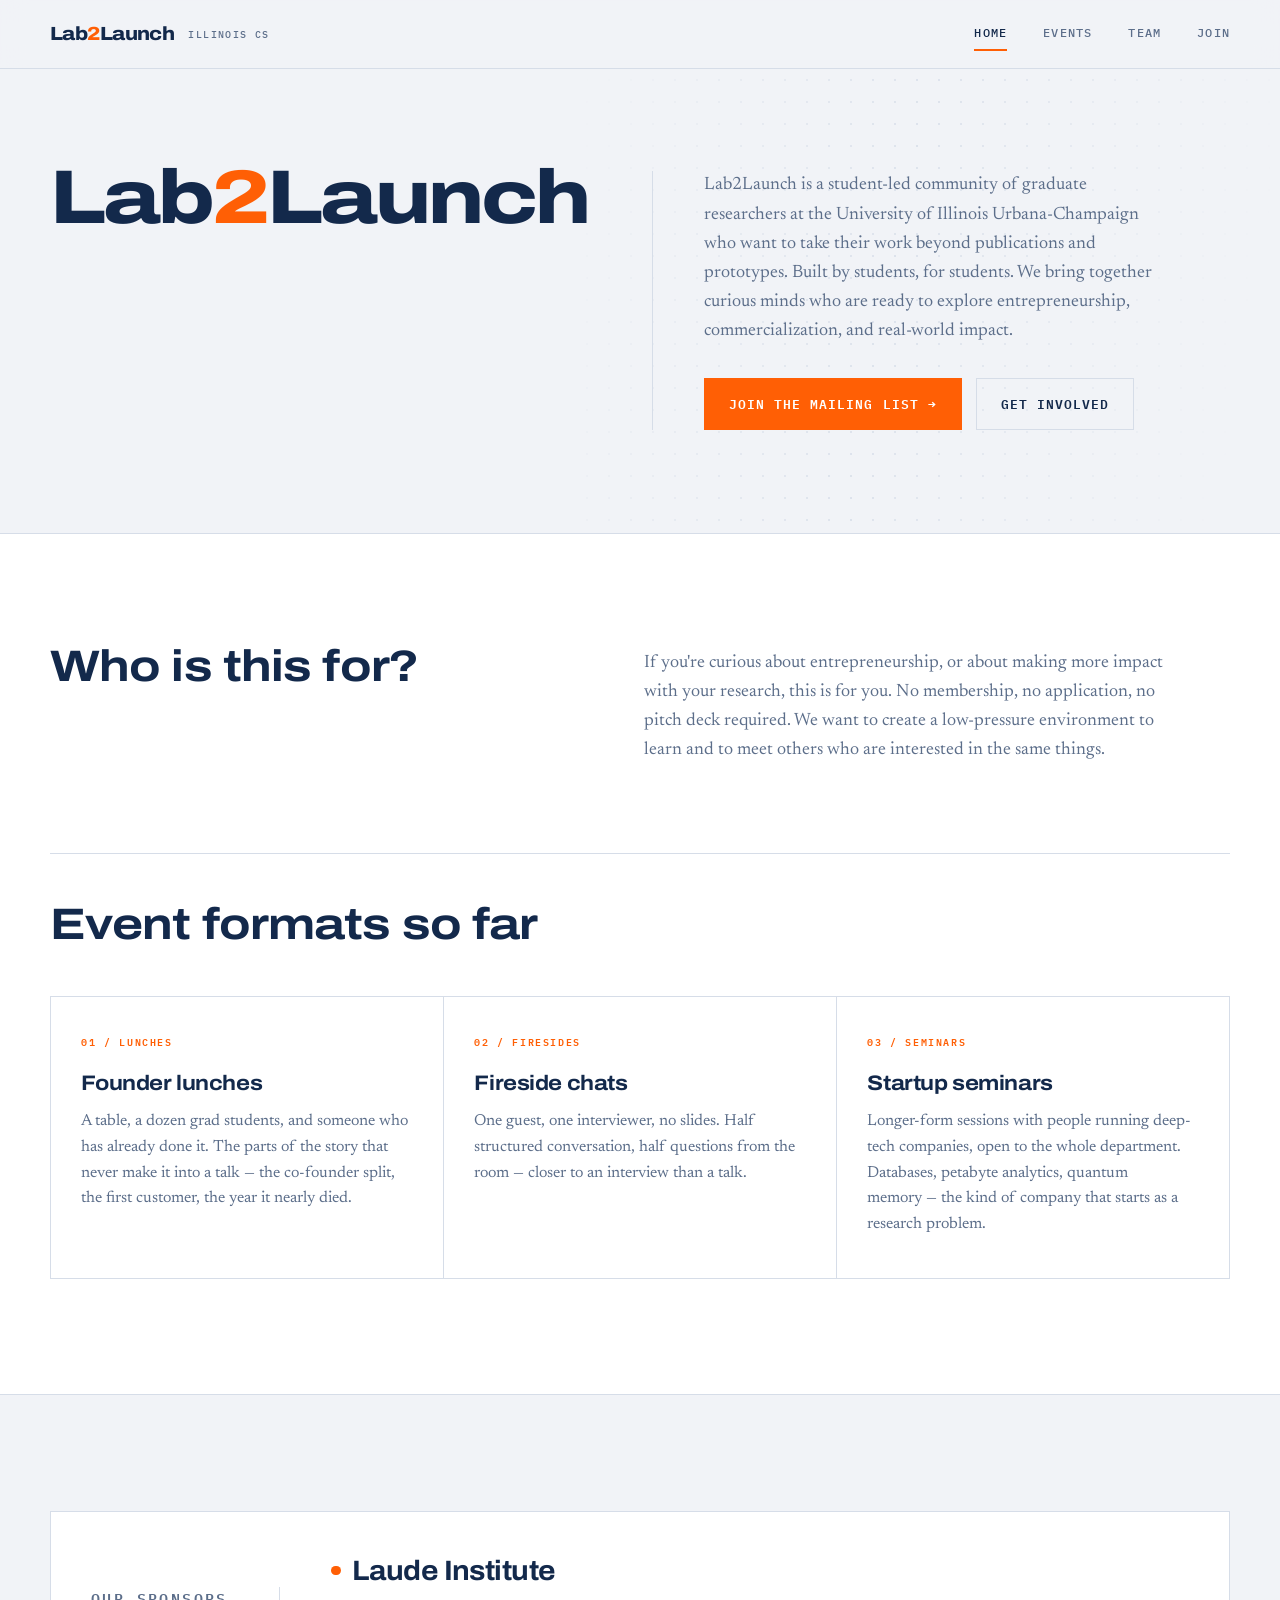
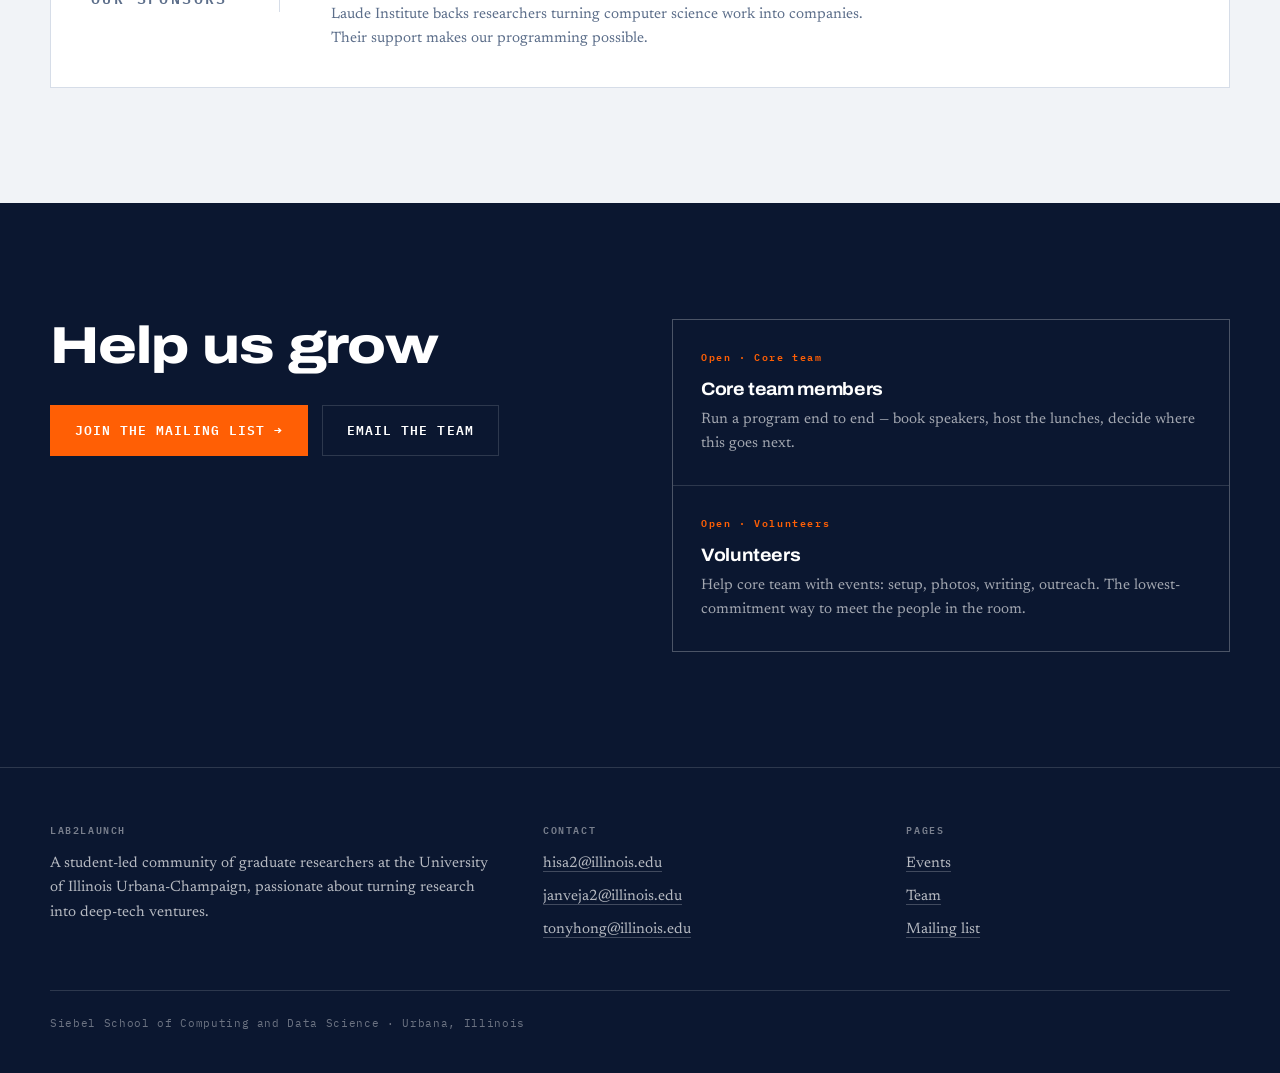
<file: index.html>
<!DOCTYPE html>
<html lang="en">

<head>
	<meta charset="utf-8" />
	<meta name="viewport" content="width=device-width, initial-scale=1" />
	<title>Lab2Launch — Graduate deep-tech entrepreneurship at Illinois</title>
	<meta name="description"
		content="Lab2Launch is a student-led community of graduate researchers at the University of Illinois taking their work beyond the paper — into deep-tech ventures." />

	<meta property="og:type" content="website" />
	<meta property="og:title" content="Lab2Launch — Graduate deep-tech entrepreneurship at Illinois" />
	<meta property="og:description"
		content="A student-led community of graduate researchers at Illinois taking their work beyond the paper." />
	<meta property="og:url" content="https://lab2launch.illinois.edu/" />
	<meta name="twitter:card" content="summary" />

	<link rel="icon" href="assets/favicon.svg" type="image/svg+xml" />
	<link rel="preconnect" href="https://fonts.googleapis.com" />
	<link rel="preconnect" href="https://fonts.gstatic.com" crossorigin />
	<link
		href="https://fonts.googleapis.com/css2?family=Archivo:wdth,wght@62..125,400..800&family=IBM+Plex+Mono:wght@400;500;600&family=Newsreader:opsz,wght@6..72,300..600&display=swap"
		rel="stylesheet" />
	<link rel="stylesheet" href="assets/css/site.css" />
</head>

<body>

	<header class="masthead">
		<div class="masthead__inner">
			<a class="wordmark" href="index.html">Lab<em>2</em>Launch <span>Illinois CS</span></a>
			<nav class="nav" aria-label="Main">
				<a href="index.html" aria-current="page">Home</a>
				<a href="events.html">Events</a>
				<a href="team.html">Team</a>
				<a href="#join">Join</a>
			</nav>
		</div>
	</header>

	<main>

		<!-- Hero ------------------------------------------------------------ -->
		<section class="hero">
			<div class="shell hero__inner">

				<h1 class="rise" data-typewriter>Lab<em>2</em>Launch</h1>

				<div class="hero__body">
					<p class="lede rise" style="--i:1">Lab2Launch is a student-led community of graduate researchers at
						the University of Illinois Urbana-Champaign who want to take their work beyond publications and prototypes. Built by students, for
						students. We bring together curious minds who are ready to explore entrepreneurship,
						commercialization, and real-world impact.</p>
					<!-- Trimmed from the paragraph above — paste back inside the </p> to restore:
						Our mission is to help you turn breakthrough ideas into reality by connecting you with the
						mentorship, network, and resources needed to launch deep-tech ventures and shape the next
						generation of innovation. -->
					<div class="btn-row rise" style="--i:2">
						<a class="btn"
							href="https://docs.google.com/forms/d/e/1FAIpQLSc09vYqOBT_7KmqOvNzdZzzL6WpZHtge1CCLR2DJjPqgTZjvQ/viewform">Join
							the mailing list <span class="tip" aria-hidden="true">→</span></a>
						<a class="btn btn--ghost" href="#join">Get involved</a>
					</div>
				</div>
			</div>
		</section>

		<!-- What happens here ----------------------------------------------- -->
		<section class="band" style="background:var(--white); border-block:1px solid var(--rule);">
			<div class="shell">
				<div class="section-head section-head--split rise">
					<h2>Who is this for?</h2>
					<p>If you're curious about entrepreneurship, or about making more impact with your research, this is
						for you. No membership, no application, no pitch deck required. We want to create a low-pressure
						environment to learn and to meet others who are interested in the same things.</p>
				</div>

				<div class="section-head section-head--peer rise">
					<h2>Event formats so far</h2>
				</div>

				<div class="offer rise">
					<article>
						<span class="tick">01 / LUNCHES</span>
						<h3>Founder lunches</h3>
						<p>A table, a dozen grad students, and someone who has already done it. The parts of the story
							that never make it into a talk — the co-founder split, the first customer, the year it
							nearly died.</p>
					</article>
					<article>
						<span class="tick">02 / FIRESIDES</span>
						<h3>Fireside chats</h3>
						<p>One guest, one interviewer, no slides. Half structured conversation, half questions from the
							room — closer to an interview than a talk.</p>
					</article>
					<article>
						<span class="tick">03 / SEMINARS</span>
						<h3>Startup seminars</h3>
						<p>Longer-form sessions with people running deep-tech companies, open to the whole department.
							Databases, petabyte analytics, quantum memory — the kind of company that starts as a
							research problem.</p>
					</article>
				</div>
				<!-- Removed — an outcome, not a format. Re-home it if you actually make these introductions:
					<article>
						<span class="tick">03 / PATHS OUT</span>
						<h3>The route off campus</h3>
						<p>Introductions to mentors, funders, and the commercialization resources already sitting on this
							campus — so you're not searching "how do I start a company" at 1 a.m. in the lab.</p>
					</article> -->
			</div>
		</section>

		<!-- Sponsor ---------------------------------------------------------- -->
		<section class="band">
			<div class="shell">
				<div class="sponsor rise">
					<p class="sponsor__label">Our Sponsors</p>
					<a class="sponsor__mark" href="https://www.laude.org/">Laude Institute</a>
					<p>Laude Institute backs researchers turning computer science work into companies. Their support
						makes our programming possible.</p>
				</div>
			</div>
		</section>

		<!-- Join ------------------------------------------------------------- -->
		<section class="dark band join" id="join">
			<div class="shell join__grid">
				<div class="rise">
					<h2>Help us grow</h2>
					<div class="btn-row">
						<a class="btn"
							href="https://docs.google.com/forms/d/e/1FAIpQLSc09vYqOBT_7KmqOvNzdZzzL6WpZHtge1CCLR2DJjPqgTZjvQ/viewform">Join
							the mailing list <span class="tip" aria-hidden="true">→</span></a>
						<a class="btn btn--onDark"
							href="mailto:hisa2@illinois.edu,janveja2@illinois.edu,tonyhong@illinois.edu?subject=Lab2Launch%20%E2%80%94%20I%27d%20like%20to%20get%20involved">Email
							the team</a>
					</div>
				</div>

				<div class="slots rise" style="--i:1">
					<div class="slot">
						<span class="tick">Open · Core team</span>
						<h3>Core team members</h3>
						<p>Run a program end to end — book speakers, host the lunches, decide where this goes next.</p>
					</div>
					<div class="slot">
						<span class="tick">Open · Volunteers</span>
						<h3>Volunteers</h3>
						<p>Help core team with events: setup, photos, writing, outreach. The lowest-commitment way to meet
							the people in the room.</p>
					</div>
					<!-- <div class="slot">
						<span class="tick">Always · Everyone</span>
						<h3>Just come to something</h3>
						<p>No role, no commitment. Get on the list and show up to the next lunch.</p>
					</div> -->
				</div>
			</div>
		</section>

	</main>

	<!-- Footer -------------------------------------------------------------- -->
	<footer class="dark foot">
		<div class="shell">
			<div class="foot__grid">
				<div>
					<h4>Lab2Launch</h4>
					<p>A student-led community of graduate researchers at the University of Illinois
						Urbana-Champaign, passionate about turning research into deep-tech ventures.</p>
				</div>
				<div>
					<h4>Contact</h4>
					<ul>
						<li><a href="mailto:hisa2@illinois.edu">hisa2@illinois.edu</a></li>
						<li><a href="mailto:janveja2@illinois.edu">janveja2@illinois.edu</a></li>
						<li><a href="mailto:tonyhong@illinois.edu">tonyhong@illinois.edu</a></li>
					</ul>
				</div>
				<div>
					<h4>Pages</h4>
					<ul>
						<li><a href="events.html">Events</a></li>
						<li><a href="team.html">Team</a></li>
						<li><a
								href="https://docs.google.com/forms/d/e/1FAIpQLSc09vYqOBT_7KmqOvNzdZzzL6WpZHtge1CCLR2DJjPqgTZjvQ/viewform">Mailing
								list</a></li>
					</ul>
				</div>
			</div>
			<div class="foot__base">
				<span>Siebel School of Computing and Data Science · Urbana, Illinois</span>
				<!-- <span>Built by students at UIUC Computer Science</span> -->
			</div>
		</div>
	</footer>

	<script src="assets/js/site.js"></script>
</body>

</html>
</file>
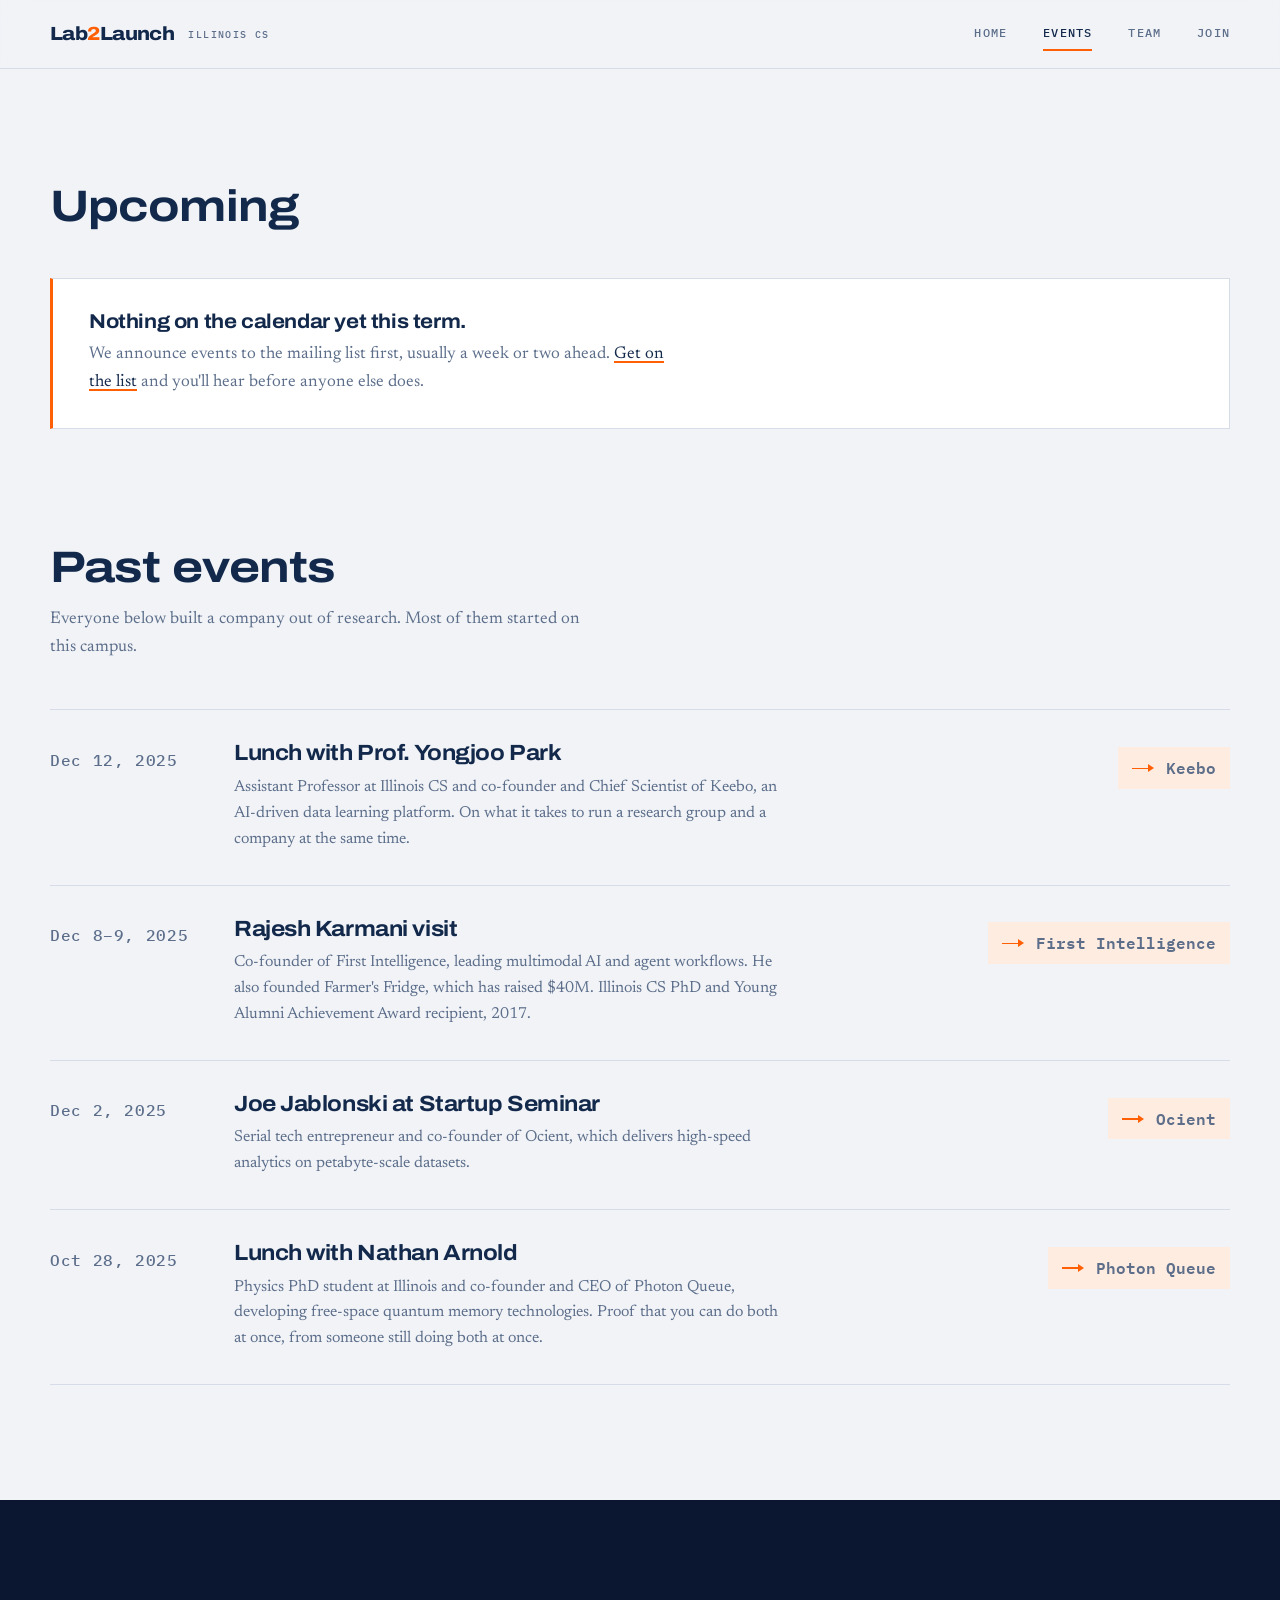
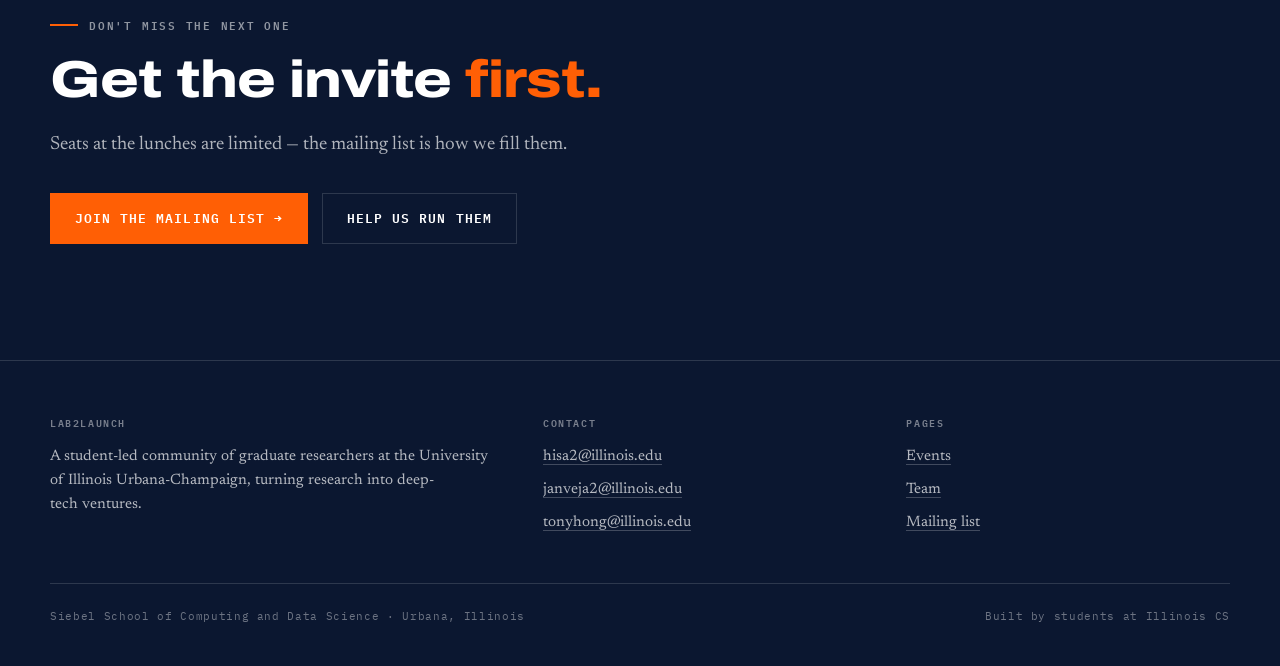
<file: events.html>
<!DOCTYPE html>
<html lang="en">

<head>
	<meta charset="utf-8" />
	<meta name="viewport" content="width=device-width, initial-scale=1" />
	<title>Events — Lab2Launch</title>
	<meta name="description"
		content="Founder lunches and startup seminars hosted by Lab2Launch for graduate researchers at the University of Illinois." />

	<meta property="og:type" content="website" />
	<meta property="og:title" content="Events — Lab2Launch" />
	<meta property="og:description"
		content="Founder lunches and startup seminars for graduate researchers at Illinois." />
	<meta property="og:url" content="https://lab2launch.illinois.edu/events.html" />
	<meta name="twitter:card" content="summary" />

	<link rel="icon" href="assets/favicon.svg" type="image/svg+xml" />
	<link rel="preconnect" href="https://fonts.googleapis.com" />
	<link rel="preconnect" href="https://fonts.gstatic.com" crossorigin />
	<link
		href="https://fonts.googleapis.com/css2?family=Archivo:wdth,wght@62..125,400..800&family=IBM+Plex+Mono:wght@400;500;600&family=Newsreader:opsz,wght@6..72,300..600&display=swap"
		rel="stylesheet" />
	<link rel="stylesheet" href="assets/css/site.css" />
</head>

<body>

	<header class="masthead">
		<div class="masthead__inner">
			<a class="wordmark" href="index.html">Lab<em>2</em>Launch <span>Illinois CS</span></a>
			<nav class="nav" aria-label="Main">
				<a href="index.html">Home</a>
				<a href="events.html" aria-current="page">Events</a>
				<a href="team.html">Team</a>
				<a href="index.html#join">Join</a>
			</nav>
		</div>
	</header>

	<main>

		<h1 class="sr-only">Events</h1>

		<!-- Upcoming --------------------------------------------------------- -->
		<section class="band">
			<div class="shell">
				<div class="section-head rise">
					<h2>Upcoming</h2>
				</div>
				<div class="notice rise">
					<h3>Nothing on the calendar yet this term.</h3>
					<p>We announce events to the mailing list first, usually a week or two ahead. <a
							href="https://docs.google.com/forms/d/e/1FAIpQLSc09vYqOBT_7KmqOvNzdZzzL6WpZHtge1CCLR2DJjPqgTZjvQ/viewform">Get
							on the list</a> and you'll hear before anyone else does.</p>
				</div>
			</div>
		</section>

		<!-- Past ------------------------------------------------------------- -->
		<section class="band" style="padding-top:0;">
			<div class="shell">
				<div class="section-head rise">
					<h2>Past events</h2>
					<p>Everyone below built a company out of research. Most of them started on this campus.</p>
				</div>

				<ul class="events">
					<li class="rise">
						<article class="event">
							<p class="event__date">Dec 12, 2025</p>
							<div>
								<h3>Lunch with Prof. Yongjoo Park</h3>
								<p>Assistant Professor at Illinois CS and co-founder and Chief Scientist of Keebo, an
									AI-driven data learning platform. On what it takes to run a research group and a
									company at the same time.</p>
							</div>
							<p class="event__venture"><span class="arrow" aria-hidden="true"></span> Keebo</p>
						</article>
					</li>
					<li class="rise">
						<article class="event">
							<p class="event__date">Dec 8–9, 2025</p>
							<div>
								<h3>Rajesh Karmani visit</h3>
								<p>Co-founder of First Intelligence, leading multimodal AI and agent workflows. He also
									founded Farmer's Fridge, which has raised $40M. Illinois CS PhD and Young Alumni
									Achievement Award recipient, 2017.</p>
							</div>
							<p class="event__venture"><span class="arrow" aria-hidden="true"></span> First Intelligence
							</p>
						</article>
					</li>
					<li class="rise">
						<article class="event">
							<p class="event__date">Dec 2, 2025</p>
							<div>
								<h3>Joe Jablonski at Startup Seminar</h3>
								<p>Serial tech entrepreneur and co-founder of Ocient, which delivers high-speed analytics
									on petabyte-scale datasets.</p>
							</div>
							<p class="event__venture"><span class="arrow" aria-hidden="true"></span> Ocient</p>
						</article>
					</li>
					<li class="rise">
						<article class="event">
							<p class="event__date">Oct 28, 2025</p>
							<div>
								<h3>Lunch with Nathan Arnold</h3>
								<p>Physics PhD student at Illinois and co-founder and CEO of Photon Queue, developing
									free-space quantum memory technologies. Proof that you can do both at once, from
									someone still doing both at once.</p>
							</div>
							<p class="event__venture"><span class="arrow" aria-hidden="true"></span> Photon Queue</p>
						</article>
					</li>
				</ul>
			</div>
		</section>

		<!-- Join ------------------------------------------------------------- -->
		<section class="dark band join">
			<div class="shell join__grid">
				<div class="rise">
					<p class="eyebrow" style="color:rgba(255,255,255,.55)">Don't miss the next one</p>
					<h2>Get the invite <em>first.</em></h2>
					<p class="lede">Seats at the lunches are limited — the mailing list is how we fill them.</p>
					<div class="btn-row">
						<a class="btn"
							href="https://docs.google.com/forms/d/e/1FAIpQLSc09vYqOBT_7KmqOvNzdZzzL6WpZHtge1CCLR2DJjPqgTZjvQ/viewform">Join
							the mailing list <span class="tip" aria-hidden="true">→</span></a>
						<a class="btn btn--onDark" href="index.html#join">Help us run them</a>
					</div>
				</div>
			</div>
		</section>

	</main>

	<footer class="dark foot">
		<div class="shell">
			<div class="foot__grid">
				<div>
					<h4>Lab2Launch</h4>
					<p>A student-led community of graduate researchers at the University of Illinois
						Urbana-Champaign, turning research into deep-tech ventures.</p>
				</div>
				<div>
					<h4>Contact</h4>
					<ul>
						<li><a href="mailto:hisa2@illinois.edu">hisa2@illinois.edu</a></li>
						<li><a href="mailto:janveja2@illinois.edu">janveja2@illinois.edu</a></li>
						<li><a href="mailto:tonyhong@illinois.edu">tonyhong@illinois.edu</a></li>
					</ul>
				</div>
				<div>
					<h4>Pages</h4>
					<ul>
						<li><a href="events.html">Events</a></li>
						<li><a href="team.html">Team</a></li>
						<li><a
								href="https://docs.google.com/forms/d/e/1FAIpQLSc09vYqOBT_7KmqOvNzdZzzL6WpZHtge1CCLR2DJjPqgTZjvQ/viewform">Mailing
								list</a></li>
					</ul>
				</div>
			</div>
			<div class="foot__base">
				<span>Siebel School of Computing and Data Science · Urbana, Illinois</span>
				<span>Built by students at Illinois CS</span>
			</div>
		</div>
	</footer>

	<script src="assets/js/site.js"></script>
</body>

</html>
</file>
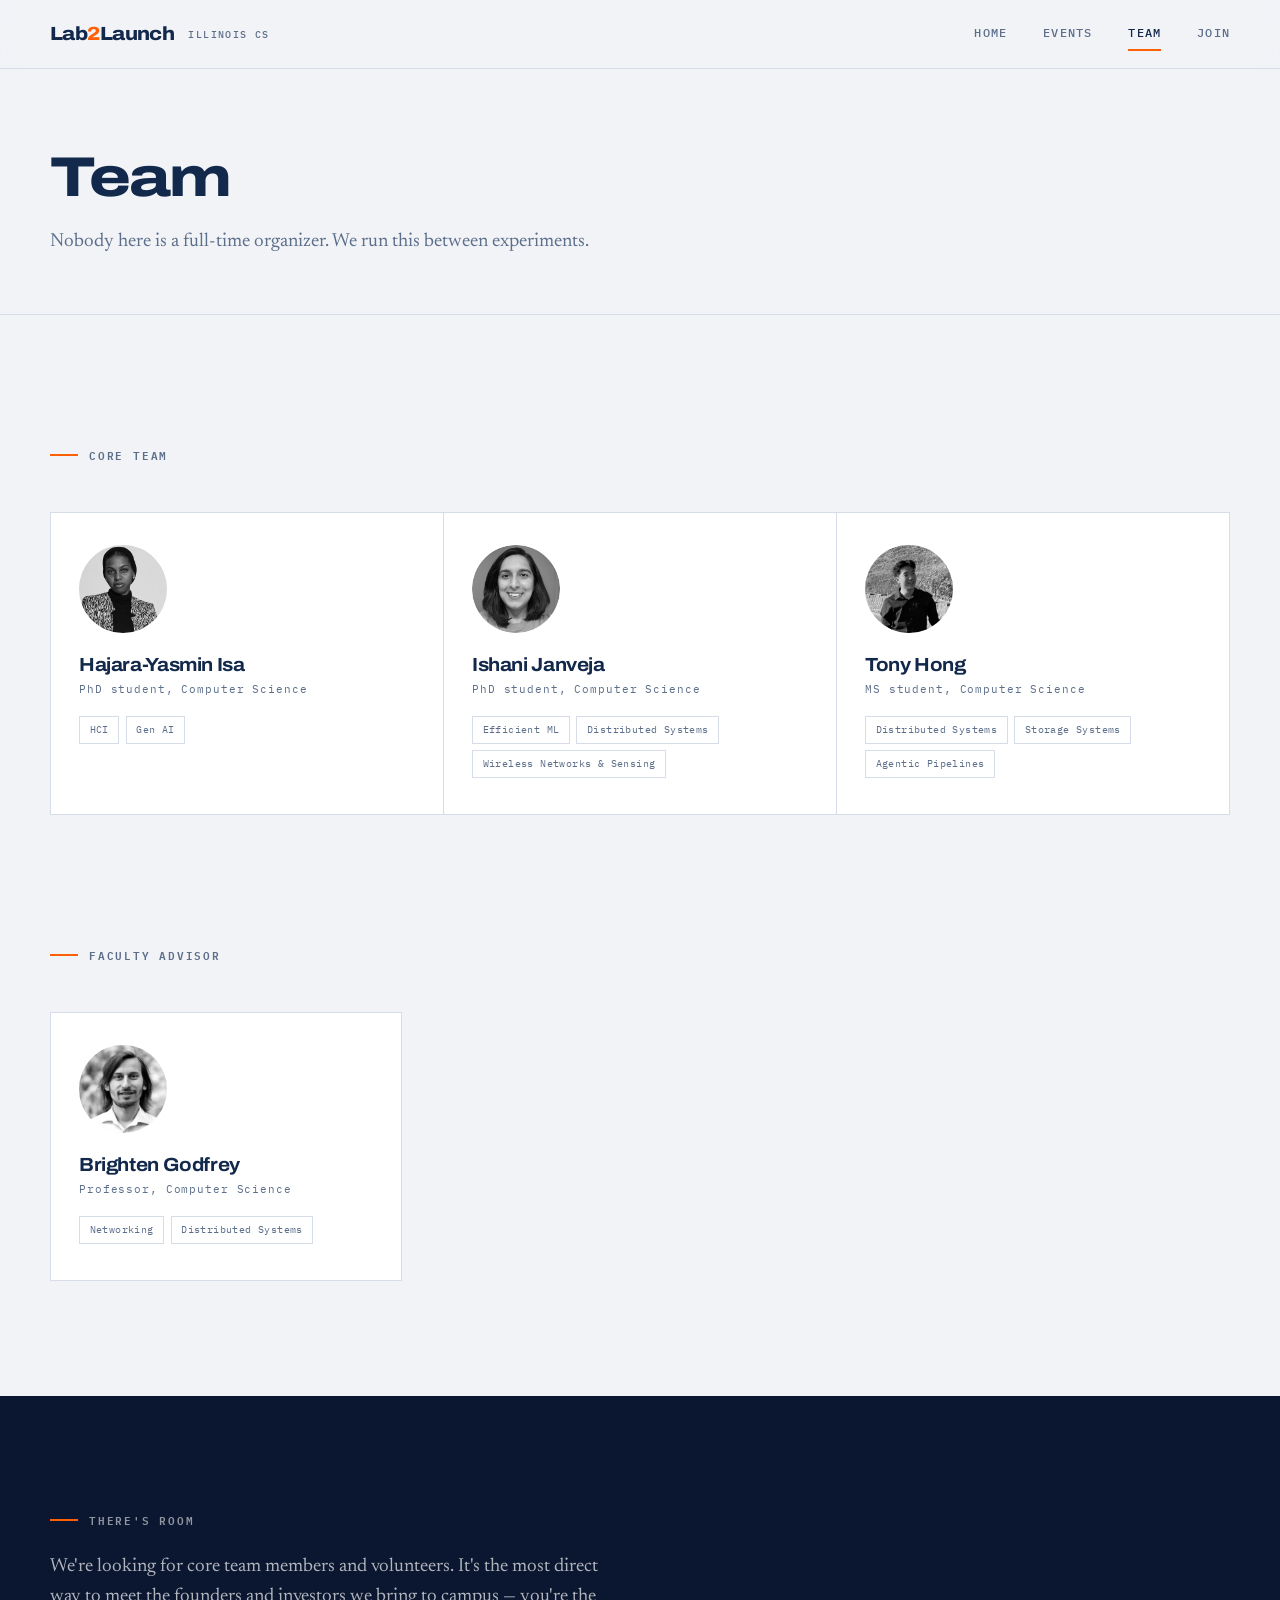
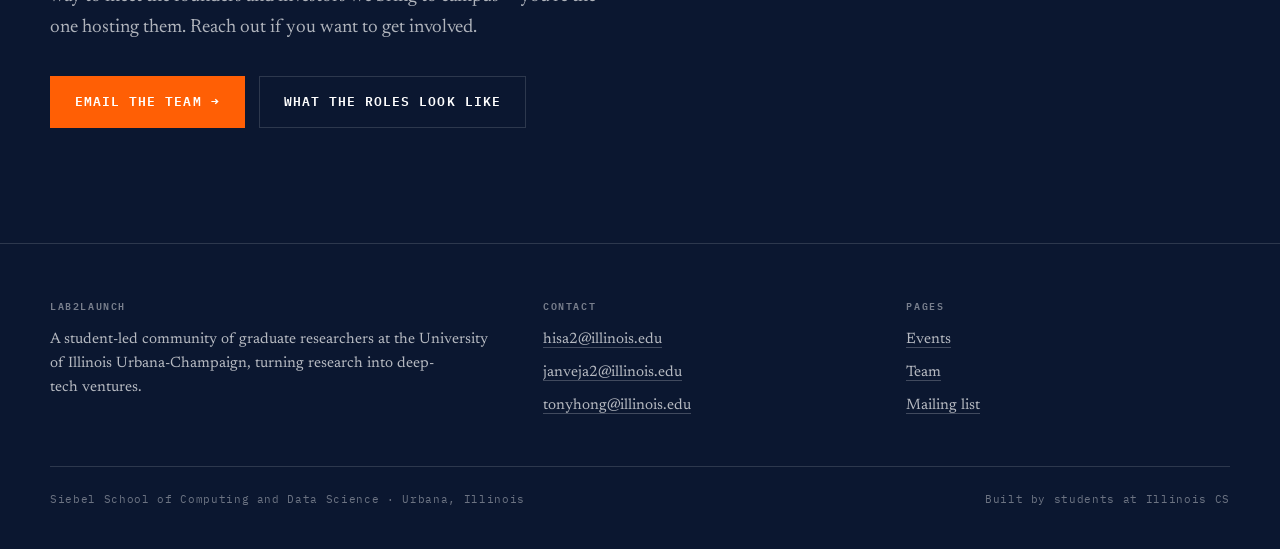
<file: team.html>
<!DOCTYPE html>
<html lang="en">

<head>
	<meta charset="utf-8" />
	<meta name="viewport" content="width=device-width, initial-scale=1" />
	<title>Team — Lab2Launch</title>
	<meta name="description"
		content="The graduate students and faculty advisor running Lab2Launch at the University of Illinois Urbana-Champaign." />

	<meta property="og:type" content="website" />
	<meta property="og:title" content="Team — Lab2Launch" />
	<meta property="og:description" content="The graduate students running Lab2Launch at Illinois." />
	<meta property="og:url" content="https://lab2launch.illinois.edu/team.html" />
	<meta name="twitter:card" content="summary" />

	<link rel="icon" href="assets/favicon.svg" type="image/svg+xml" />
	<link rel="preconnect" href="https://fonts.googleapis.com" />
	<link rel="preconnect" href="https://fonts.gstatic.com" crossorigin />
	<link
		href="https://fonts.googleapis.com/css2?family=Archivo:wdth,wght@62..125,400..800&family=IBM+Plex+Mono:wght@400;500;600&family=Newsreader:opsz,wght@6..72,300..600&display=swap"
		rel="stylesheet" />
	<link rel="stylesheet" href="assets/css/site.css" />
</head>

<body>

	<header class="masthead">
		<div class="masthead__inner">
			<a class="wordmark" href="index.html">Lab<em>2</em>Launch <span>Illinois CS</span></a>
			<nav class="nav" aria-label="Main">
				<a href="index.html">Home</a>
				<a href="events.html">Events</a>
				<a href="team.html" aria-current="page">Team</a>
				<a href="index.html#join">Join</a>
			</nav>
		</div>
	</header>

	<main>

		<section class="pagehead">
			<div class="shell">
				<h1 class="rise">Team</h1>
				<p class="lede rise" style="--i:1">Nobody here is a full-time organizer. We run this between
					experiments.</p>
			</div>
		</section>

		<section class="band">
			<div class="shell">
				<div class="section-head rise">
					<p class="eyebrow">Core team</p>
				</div>

				<div class="roster rise">
					<article class="person">
						<img class="person__photo" src="images/team/yasmin.jpg" alt="Hajara-Yasmin Isa" width="88"
							height="88" loading="lazy" />
						<h3><a href="https://www.linkedin.com/in/hajara-yasmin-isa">Hajara-Yasmin Isa</a></h3>
						<p class="person__role">PhD student, Computer Science</p>
						<div class="tags"><span>HCI</span><span>Gen AI</span></div>
					</article>

					<article class="person">
						<img class="person__photo" src="images/team/ishani.jpg" alt="Ishani Janveja" width="88"
							height="88" loading="lazy" />
						<h3><a href="https://ishanijanveja.web.illinois.edu">Ishani Janveja</a></h3>
						<p class="person__role">PhD student, Computer Science</p>
						<div class="tags"><span>Efficient ML</span><span>Distributed Systems</span><span>Wireless
								Networks &amp; Sensing</span></div>
					</article>

					<article class="person">
						<img class="person__photo" src="images/team/tony-hong.jpg" alt="Tony Hong" width="88" height="88"
							loading="lazy" />
						<h3><a href="https://tonyhong007.github.io">Tony Hong</a></h3>
						<p class="person__role">MS student, Computer Science</p>
						<div class="tags"><span>Distributed Systems</span><span>Storage
								Systems</span><span>Agentic Pipelines</span></div>
					</article>
				</div>
			</div>
		</section>

		<section class="band" style="padding-top:0;">
			<div class="shell">
				<div class="section-head rise">
					<p class="eyebrow">Faculty advisor</p>
				</div>
				<div class="roster rise" style="grid-template-columns:1fr; width:min(22rem,100%);">
					<article class="person">
						<img class="person__photo" src="images/team/brighten.jpg" alt="Brighten Godfrey" width="88"
							height="88" loading="lazy" />
						<h3><a href="https://siebelschool.illinois.edu/about/people/faculty/pbg">Brighten Godfrey</a>
						</h3>
						<p class="person__role">Professor, Computer Science</p>
						<div class="tags"><span>Networking</span><span>Distributed Systems</span></div>
					</article>
				</div>
			</div>
		</section>

		<!-- Join ------------------------------------------------------------- -->
		<section class="dark band join">
			<div class="shell join__grid">
				<div class="rise">
					<p class="eyebrow" style="color:rgba(255,255,255,.55)">There's room</p>
					<!-- <h2>This list should be <em>longer.</em></h2> -->
					<p class="lede">We're looking for core team members and volunteers. It's the most direct way to meet
						the founders and investors we bring to campus — you're the one hosting them. Reach out if you want to get involved.</p>
					<div class="btn-row">
						<a class="btn"
							href="mailto:hisa2@illinois.edu,janveja2@illinois.edu,tonyhong@illinois.edu?subject=Lab2Launch%20%E2%80%94%20I%27d%20like%20to%20join%20the%20team">Email
							the team <span class="tip" aria-hidden="true">→</span></a>
						<a class="btn btn--onDark" href="index.html#join">What the roles look like</a>
					</div>
				</div>
			</div>
		</section>

	</main>

	<footer class="dark foot">
		<div class="shell">
			<div class="foot__grid">
				<div>
					<h4>Lab2Launch</h4>
					<p>A student-led community of graduate researchers at the University of Illinois
						Urbana-Champaign, turning research into deep-tech ventures.</p>
				</div>
				<div>
					<h4>Contact</h4>
					<ul>
						<li><a href="mailto:hisa2@illinois.edu">hisa2@illinois.edu</a></li>
						<li><a href="mailto:janveja2@illinois.edu">janveja2@illinois.edu</a></li>
						<li><a href="mailto:tonyhong@illinois.edu">tonyhong@illinois.edu</a></li>
					</ul>
				</div>
				<div>
					<h4>Pages</h4>
					<ul>
						<li><a href="events.html">Events</a></li>
						<li><a href="team.html">Team</a></li>
						<li><a
								href="https://docs.google.com/forms/d/e/1FAIpQLSc09vYqOBT_7KmqOvNzdZzzL6WpZHtge1CCLR2DJjPqgTZjvQ/viewform">Mailing
								list</a></li>
					</ul>
				</div>
			</div>
			<div class="foot__base">
				<span>Siebel School of Computing and Data Science · Urbana, Illinois</span>
				<span>Built by students at Illinois CS</span>
			</div>
		</div>
	</footer>

	<script src="assets/js/site.js"></script>
</body>

</html>
</file>
<file: assets/css/site.css>
/* ==========================================================================
   Lab2Launch — draft site
   Palette : Illini Blue #13294B · Illini Orange #FF5F05 · cool paper #F1F3F7
   Type    : Archivo (expanded — display) · Newsreader (serif — body)
             IBM Plex Mono (utility — labels, dates, data)
   Device  : the "2" in Lab2Launch is an arrow. Transitions are set as
             `origin → venture` throughout.
   ========================================================================== */

/* --- tokens ------------------------------------------------------------- */

:root {
  --navy: #13294b;
  --navy-deep: #0b1730;
  --orange: #ff5f05;
  --orange-soft: #ffece0;
  --paper: #f1f3f7;
  --white: #ffffff;
  --slate: #5c6e8a;
  --rule: #d6dde8;
  --rule-dark: rgba(255, 255, 255, 0.14);

  --display: "Archivo", system-ui, sans-serif;
  --body: "Newsreader", Georgia, serif;
  --mono: "IBM Plex Mono", ui-monospace, monospace;

  --shell: min(1180px, 100% - 2.5rem);
  --band: clamp(4.5rem, 9vw, 7.5rem);
  --ease: cubic-bezier(0.22, 0.72, 0.24, 1);
}

/* --- reset -------------------------------------------------------------- */

*,
*::before,
*::after {
  box-sizing: border-box;
}

html {
  -webkit-text-size-adjust: 100%;
  scroll-behavior: smooth;
  scroll-padding-top: 5.5rem;
}

body {
  margin: 0;
  background: var(--paper);
  color: var(--navy);
  font-family: var(--body);
  font-size: 1.0625rem;
  line-height: 1.62;
  font-optical-sizing: auto;
  -webkit-font-smoothing: antialiased;
}

img {
  display: block;
  max-width: 100%;
  height: auto;
}

a {
  color: inherit;
}

h1,
h2,
h3,
h4 {
  font-family: var(--display);
  font-variation-settings: "wdth" 118;
  font-weight: 700;
  letter-spacing: -0.02em;
  line-height: 1.04;
  margin: 0;
  text-wrap: balance;
}

p {
  margin: 0 0 1.1em;
  text-wrap: pretty;
}

p:last-child {
  margin-bottom: 0;
}

:focus-visible {
  outline: 2.5px solid var(--orange);
  outline-offset: 3px;
  border-radius: 2px;
}

/* Names the page for screen readers and search engines without showing a header. */
.sr-only {
  position: absolute;
  width: 1px;
  height: 1px;
  margin: -1px;
  padding: 0;
  overflow: hidden;
  clip-path: inset(50%);
  white-space: nowrap;
  border: 0;
}

/* --- shared primitives -------------------------------------------------- */

.shell {
  width: var(--shell);
  margin-inline: auto;
}

.band {
  padding-block: var(--band);
}

.eyebrow {
  font-family: var(--mono);
  font-size: 0.6875rem;
  font-weight: 600;
  letter-spacing: 0.16em;
  text-transform: uppercase;
  color: var(--slate);
  margin: 0 0 1.25rem;
  display: flex;
  align-items: center;
  gap: 0.7rem;
}

.eyebrow::before {
  content: "";
  width: 1.75rem;
  height: 2px;
  background: var(--orange);
  flex: none;
}

.lede {
  font-size: 1.1875rem;
  color: var(--slate);
  max-width: 56ch;
}

.section-head {
  margin-bottom: 3rem;
}

.section-head h2 {
  font-size: clamp(1.9rem, 3.6vw, 2.75rem);
}

.section-head p {
  margin-top: 1rem;
  max-width: 54ch;
  color: var(--slate);
}

/* Section head that uses the full measure of the page: title left, statement right. */
.section-head--split {
  display: grid;
  grid-template-columns: 0.95fr 1.05fr;
  gap: clamp(2.5rem, 5vw, 4.5rem);
  align-items: start;
}

.section-head--split h2 {
  margin-top: -0.1em;
}

.section-head--split p {
  margin-top: 0;
  max-width: 54ch;
  font-size: 1.125rem;
}

/* A second heading of equal rank inside one section, set off by a hairline. */
.section-head--peer {
  margin-top: clamp(3.5rem, 7vw, 5.5rem);
  padding-top: clamp(2.25rem, 4vw, 3rem);
  border-top: 1px solid var(--rule);
}

/* --- buttons ------------------------------------------------------------ */

.btn {
  --btn-bg: var(--orange);
  --btn-fg: var(--white);
  display: inline-flex;
  align-items: center;
  gap: 0.6rem;
  padding: 0.9rem 1.5rem;
  background: var(--btn-bg);
  color: var(--btn-fg);
  font-family: var(--mono);
  font-size: 0.8125rem;
  font-weight: 600;
  letter-spacing: 0.08em;
  text-transform: uppercase;
  text-decoration: none;
  border: 1.5px solid var(--btn-bg);
  transition: transform 0.18s var(--ease), background 0.18s, color 0.18s,
    border-color 0.18s;
}

.btn:hover {
  transform: translateY(-2px);
}

.btn .tip {
  transition: transform 0.18s var(--ease);
}

.btn:hover .tip {
  transform: translateX(3px);
}

.btn--ghost {
  --btn-bg: transparent;
  --btn-fg: var(--navy);
  border-color: var(--rule);
}

.btn--ghost:hover {
  border-color: var(--navy);
}

.btn--onDark {
  --btn-bg: transparent;
  --btn-fg: var(--white);
  border-color: var(--rule-dark);
}

.btn--onDark:hover {
  border-color: rgba(255, 255, 255, 0.55);
}

.btn-row {
  display: flex;
  flex-wrap: wrap;
  gap: 0.85rem;
  margin-top: 2rem;
}

/* --- masthead ----------------------------------------------------------- */

.masthead {
  position: sticky;
  top: 0;
  z-index: 50;
  background: rgba(241, 243, 247, 0.86);
  backdrop-filter: blur(12px);
  border-bottom: 1px solid var(--rule);
}

.masthead__inner {
  width: var(--shell);
  margin-inline: auto;
  height: 4.25rem;
  display: flex;
  align-items: center;
  justify-content: space-between;
  gap: 1.5rem;
}

.wordmark {
  font-family: var(--display);
  font-variation-settings: "wdth" 112;
  font-weight: 800;
  font-size: 1.1875rem;
  letter-spacing: -0.03em;
  text-decoration: none;
  white-space: nowrap;
}

.wordmark em {
  color: var(--orange);
  font-style: normal;
}

.wordmark span {
  font-family: var(--mono);
  font-size: 0.625rem;
  font-weight: 500;
  letter-spacing: 0.14em;
  text-transform: uppercase;
  color: var(--slate);
  margin-left: 0.6rem;
  vertical-align: 0.18em;
}

.nav {
  display: flex;
  align-items: center;
  gap: clamp(1rem, 3vw, 2.25rem);
}

.nav a {
  font-family: var(--mono);
  font-size: 0.75rem;
  font-weight: 500;
  letter-spacing: 0.1em;
  text-transform: uppercase;
  text-decoration: none;
  color: var(--slate);
  padding-block: 0.4rem;
  border-bottom: 2px solid transparent;
  transition: color 0.16s, border-color 0.16s;
}

.nav a:hover {
  color: var(--navy);
}

.nav a[aria-current="page"] {
  color: var(--navy);
  border-bottom-color: var(--orange);
}

/* --- hero --------------------------------------------------------------- */

.hero {
  position: relative;
  overflow: hidden;
  padding-block: clamp(3.5rem, 8vw, 6.5rem) clamp(4rem, 8vw, 7rem);
}

.hero::before {
  content: "";
  position: absolute;
  inset: 0 0 auto 45%;
  height: 100%;
  background-image: radial-gradient(var(--rule) 1px, transparent 1px);
  background-size: 22px 22px;
  opacity: 0.75;
  mask-image: linear-gradient(100deg, transparent, #000 45%, transparent 92%);
  pointer-events: none;
}

.hero__inner {
  position: relative;
  display: grid;
  grid-template-columns: 0.95fr 1.05fr;
  gap: clamp(2.5rem, 5vw, 4.5rem);
  align-items: start;
}

.hero h1 {
  font-size: clamp(2.6rem, 6.2vw, 4.75rem);
  font-variation-settings: "wdth" 122;
  font-weight: 800;
  letter-spacing: -0.04em;
  line-height: 0.94;
  /* optical: pull the cap-height up to meet the body text's first line */
  margin-top: -0.12em;
}

.hero h1 em {
  font-style: normal;
  color: var(--orange);
}

/* --- typewriter ---------------------------------------------------------- */

/* Untyped characters are removed from flow, so the caret sits at the write
   head with no DOM shuffling. The hero column is fr-sized, so nothing around
   it moves as the line grows. */
.type-char {
  display: none;
}

.type-char.is-typed {
  display: inline;
  position: relative;
}

/* The caret hangs off the current character, absolutely positioned so it is out
   of flow. An in-flow inline-block is an atomic inline, and the browser is free
   to break the line before one — which put the caret on its own row once the
   word filled the column. */
.type-char.is-cursor::after {
  content: "";
  position: absolute;
  left: 100%;
  top: 0.16em;
  width: 0.055em;
  height: 0.74em;
  margin-left: 0.05em;
  background: var(--orange);
  animation: caret 0.9s steps(1) 4, caret-out 0.35s 3.6s forwards;
}

@keyframes caret {
  0%,
  49% {
    opacity: 1;
  }
  50%,
  100% {
    opacity: 0;
  }
}

@keyframes caret-out {
  to {
    opacity: 0;
  }
}

/* Hairline between the name and the statement — the only structure the hero needs. */
.hero__body {
  border-left: 1px solid var(--rule);
  padding-left: clamp(2rem, 4vw, 3.5rem);
}

.hero__body .lede {
  margin-top: 0;
  font-size: 1.125rem;
  max-width: 46ch;
}

/* --- ledger: the signature device --------------------------------------- */

.ledger {
  background: var(--white);
  border: 1px solid var(--rule);
  padding: 1.75rem 1.75rem 1.5rem;
  box-shadow: 0 24px 60px -40px rgba(19, 41, 75, 0.55);
}

.ledger__label {
  font-family: var(--mono);
  font-size: 0.625rem;
  font-weight: 600;
  letter-spacing: 0.16em;
  text-transform: uppercase;
  color: var(--slate);
  margin: 0 0 1.25rem;
}

.ledger__rows {
  list-style: none;
  margin: 0;
  padding: 0;
}

.ledger__rows li {
  display: flex;
  align-items: center;
  gap: 0.85rem;
  padding-block: 0.85rem;
  border-top: 1px solid var(--rule);
  font-family: var(--mono);
  font-size: 0.8125rem;
  line-height: 1.35;
}

.ledger__rows li:first-child {
  border-top: 0;
}

.ledger .from {
  color: var(--slate);
  flex: 0 1 auto;
  min-width: 0;
}

.ledger .to {
  color: var(--navy);
  font-weight: 600;
  text-align: right;
  flex: 0 1 auto;
  min-width: 0;
}

.arrow {
  flex: 1 1 auto;
  min-width: 1.1rem;
  height: 9px;
  position: relative;
  color: var(--orange);
}

.arrow::before {
  content: "";
  position: absolute;
  left: 0;
  right: 4px;
  top: 4px;
  height: 1.5px;
  background: currentColor;
  transform-origin: left center;
}

.arrow::after {
  content: "";
  position: absolute;
  right: 0;
  top: 0.5px;
  width: 0;
  height: 0;
  border-left: 6px solid currentColor;
  border-block: 4px solid transparent;
}

.ledger__note {
  font-family: var(--mono);
  font-size: 0.6875rem;
  color: var(--slate);
  margin: 1.35rem 0 0;
  padding-top: 1.1rem;
  border-top: 1px solid var(--rule);
  letter-spacing: 0.02em;
}

/* --- offer cards -------------------------------------------------------- */

/* Fits however many formats there are — two now, three when the next one is real. */
.offer {
  display: grid;
  grid-template-columns: repeat(auto-fit, minmax(18rem, 1fr));
  gap: 1px;
  background: var(--rule);
  border: 1px solid var(--rule);
}

.offer article {
  background: var(--white);
  padding: 2.25rem 1.9rem 2.5rem;
}

.offer h3 {
  font-size: 1.3125rem;
  font-variation-settings: "wdth" 112;
  margin-bottom: 0.85rem;
}

.offer p {
  color: var(--slate);
  font-size: 1rem;
}

.offer .tick {
  font-family: var(--mono);
  font-size: 0.625rem;
  font-weight: 600;
  letter-spacing: 0.16em;
  color: var(--orange);
  display: block;
  margin-bottom: 1.5rem;
}

/* --- event list --------------------------------------------------------- */

.events {
  list-style: none;
  margin: 0;
  padding: 0;
  border-top: 1px solid var(--rule);
}

.events > li {
  border-bottom: 1px solid var(--rule);
}

.event {
  display: grid;
  grid-template-columns: 9.5rem minmax(0, 1fr) 12rem;
  gap: 1.5rem 2rem;
  align-items: start;
  padding-block: 2rem;
}

.event__date {
  font-family: var(--mono);
  font-size: 0.75rem;
  font-weight: 500;
  color: var(--slate);
  letter-spacing: 0.04em;
  padding-top: 0.35rem;
}

.event h3 {
  font-size: 1.375rem;
  font-variation-settings: "wdth" 110;
  margin-bottom: 0.6rem;
}

.event p {
  color: var(--slate);
  font-size: 1rem;
  max-width: 62ch;
}

.event__venture {
  display: inline-flex;
  align-items: center;
  gap: 0.7rem;
  font-family: var(--mono);
  font-size: 0.75rem;
  font-weight: 600;
  color: var(--navy);
  background: var(--orange-soft);
  padding: 0.5rem 0.9rem;
  white-space: nowrap;
  align-self: start;
  justify-self: end;
  margin-top: 0.3rem;
}

.event__venture .arrow {
  flex: 0 0 1.4rem;
  min-width: 1.4rem;
}

/* --- team --------------------------------------------------------------- */

.roster {
  display: grid;
  grid-template-columns: repeat(auto-fit, minmax(15.5rem, 1fr));
  gap: 1px;
  background: var(--rule);
  border: 1px solid var(--rule);
}

.person {
  background: var(--white);
  padding: 2rem 1.75rem 2.25rem;
}

.person__photo {
  width: 5.5rem;
  aspect-ratio: 1;
  border-radius: 50%;
  object-fit: cover;
  object-position: 50% 28%;
  filter: grayscale(1);
  transition: filter 0.3s var(--ease);
  margin-bottom: 1.35rem;
  background: var(--paper);
}

.person:hover .person__photo {
  filter: grayscale(0);
}

.person h3 {
  font-size: 1.1875rem;
  font-variation-settings: "wdth" 108;
  margin-bottom: 0.4rem;
}

.person h3 a {
  text-decoration: none;
  background-image: linear-gradient(var(--orange), var(--orange));
  background-size: 0% 1.5px;
  background-repeat: no-repeat;
  background-position: 0 100%;
  transition: background-size 0.25s var(--ease);
}

.person h3 a:hover {
  background-size: 100% 1.5px;
}

.person__role {
  font-family: var(--mono);
  font-size: 0.6875rem;
  letter-spacing: 0.08em;
  color: var(--slate);
  margin: 0 0 1.1rem;
}

.tags {
  display: flex;
  flex-wrap: wrap;
  gap: 0.4rem;
}

.tags span {
  font-family: var(--mono);
  font-size: 0.625rem;
  letter-spacing: 0.04em;
  color: var(--slate);
  border: 1px solid var(--rule);
  padding: 0.3rem 0.6rem;
}

/* --- sponsor ------------------------------------------------------------ */

.sponsor {
  display: grid;
  grid-template-columns: auto minmax(0, 1fr);
  column-gap: clamp(1.5rem, 4vw, 3.25rem);
  row-gap: 0.6rem;
  align-items: baseline;
  padding: 2.25rem 2.5rem;
  background: var(--white);
  border: 1px solid var(--rule);
}

.sponsor__label {
  font-family: var(--mono);
  font-size: 0.625rem;
  font-weight: 600;
  letter-spacing: 0.16em;
  text-transform: uppercase;
  color: var(--slate);
  margin: 0;
  grid-row: span 2;
  align-self: center;
  padding-right: clamp(1.5rem, 4vw, 3.25rem);
  border-right: 1px solid var(--rule);
}

.sponsor__mark {
  font-family: var(--display);
  font-variation-settings: "wdth" 106;
  font-weight: 700;
  font-size: clamp(1.375rem, 3vw, 1.75rem);
  letter-spacing: -0.02em;
  text-decoration: none;
  display: inline-flex;
  align-items: center;
  gap: 0.7rem;
}

.sponsor__mark::before {
  content: "";
  width: 0.6rem;
  height: 0.6rem;
  border-radius: 50%;
  background: var(--orange);
  flex: none;
}

.sponsor__mark:hover {
  color: var(--orange);
}

.sponsor p {
  color: var(--slate);
  font-size: 0.9375rem;
  margin: 0;
  max-width: 62ch;
}

/* --- dark close (join + footer) ----------------------------------------- */

.dark {
  background: var(--navy-deep);
  color: var(--white);
}

.dark h2,
.dark h3 {
  color: var(--white);
}

.join__grid {
  display: grid;
  grid-template-columns: 1fr 1fr;
  gap: clamp(2rem, 5vw, 4.5rem);
  align-items: start;
}

.join h2 {
  font-size: clamp(2rem, 4.4vw, 3.25rem);
  font-variation-settings: "wdth" 120;
  font-weight: 800;
}

.join h2 em {
  font-style: normal;
  color: var(--orange);
}

.join .lede {
  color: rgba(255, 255, 255, 0.68);
  margin-top: 1.4rem;
}

.slots {
  display: grid;
  gap: 1px;
  background: var(--rule-dark);
  border: 1px solid var(--rule-dark);
}

.slot {
  background: var(--navy-deep);
  padding: 1.75rem;
}

.slot h3 {
  font-size: 1.125rem;
  font-variation-settings: "wdth" 108;
  margin-bottom: 0.6rem;
}

.slot p {
  color: rgba(255, 255, 255, 0.62);
  font-size: 0.9375rem;
}

.slot .tick {
  font-family: var(--mono);
  font-size: 0.625rem;
  font-weight: 600;
  letter-spacing: 0.16em;
  color: var(--orange);
  display: block;
  margin-bottom: 1rem;
}

.foot {
  border-top: 1px solid var(--rule-dark);
  padding-block: 3.5rem 2.5rem;
}

.foot__grid {
  display: grid;
  grid-template-columns: 1.4fr 1fr 1fr;
  gap: 2.5rem;
}

.foot h4 {
  font-family: var(--mono);
  font-size: 0.625rem;
  font-weight: 600;
  letter-spacing: 0.16em;
  text-transform: uppercase;
  color: rgba(255, 255, 255, 0.45);
  margin: 0 0 1.1rem;
}

.foot p,
.foot li {
  color: rgba(255, 255, 255, 0.7);
  font-size: 0.9375rem;
}

.foot ul {
  list-style: none;
  margin: 0;
  padding: 0;
  display: grid;
  gap: 0.55rem;
}

.foot a {
  text-decoration: none;
  border-bottom: 1px solid rgba(255, 255, 255, 0.22);
  transition: border-color 0.16s, color 0.16s;
}

.foot a:hover {
  color: var(--orange);
  border-bottom-color: var(--orange);
}

.foot__base {
  margin-top: 3rem;
  padding-top: 1.5rem;
  border-top: 1px solid var(--rule-dark);
  display: flex;
  flex-wrap: wrap;
  justify-content: space-between;
  gap: 1rem;
  font-family: var(--mono);
  font-size: 0.6875rem;
  letter-spacing: 0.06em;
  color: rgba(255, 255, 255, 0.4);
}

/* --- notice / empty state ----------------------------------------------- */

.notice {
  background: var(--white);
  border: 1px solid var(--rule);
  border-left: 3px solid var(--orange);
  padding: 2rem 2.25rem;
}

.notice h3 {
  font-size: 1.25rem;
  font-variation-settings: "wdth" 110;
  margin-bottom: 0.6rem;
}

.notice p {
  color: var(--slate);
  max-width: 58ch;
}

.notice a {
  color: var(--navy);
  text-decoration-color: var(--orange);
  text-underline-offset: 3px;
  text-decoration-thickness: 1.5px;
}

/* --- page header (interior pages) --------------------------------------- */

.pagehead {
  padding-block: clamp(3rem, 7vw, 5rem) clamp(2.5rem, 5vw, 3.5rem);
  border-bottom: 1px solid var(--rule);
}

.pagehead h1 {
  font-size: clamp(2.25rem, 5vw, 3.5rem);
  font-variation-settings: "wdth" 120;
  font-weight: 800;
  letter-spacing: -0.035em;
}

.pagehead .lede {
  margin-top: 1.25rem;
}

/* --- motion ------------------------------------------------------------- */

.rise {
  opacity: 0;
  transform: translateY(18px);
  transition: opacity 0.7s var(--ease), transform 0.7s var(--ease);
  transition-delay: calc(var(--i, 0) * 80ms);
}

.rise.is-in {
  opacity: 1;
  transform: none;
}

.arrow::before {
  transform: scaleX(0);
  transition: transform 0.5s var(--ease);
  transition-delay: calc(var(--i, 0) * 80ms + 200ms);
}

.arrow::after {
  opacity: 0;
  transition: opacity 0.25s ease;
  transition-delay: calc(var(--i, 0) * 80ms + 600ms);
}

.is-in .arrow::before,
.arrow.is-in::before {
  transform: scaleX(1);
}

.is-in .arrow::after,
.arrow.is-in::after {
  opacity: 1;
}

@media (prefers-reduced-motion: reduce) {
  html {
    scroll-behavior: auto;
  }

  .rise {
    opacity: 1;
    transform: none;
    transition: none;
  }

  .arrow::before {
    transform: scaleX(1);
    transition: none;
  }

  .arrow::after {
    opacity: 1;
    transition: none;
  }

  .btn:hover {
    transform: none;
  }
}

/* --- responsive --------------------------------------------------------- */

@media (max-width: 62rem) {
  .hero__inner,
  .join__grid,
  .section-head--split {
    grid-template-columns: 1fr;
  }

  .section-head--split {
    gap: 1.25rem;
  }

  .section-head--split h2 {
    margin-top: 0;
  }

  .hero h1 {
    margin-top: 0;
  }

  .hero__body {
    border-left: 0;
    border-top: 1px solid var(--rule);
    padding-left: 0;
    padding-top: clamp(1.5rem, 4vw, 2.25rem);
  }

  .hero::before {
    inset: 0;
    mask-image: linear-gradient(180deg, transparent, #000 60%, transparent);
  }

  .offer {
    grid-template-columns: 1fr;
  }

  .event {
    grid-template-columns: 8rem 1fr;
  }

  .event__venture {
    grid-column: 2;
    align-self: start;
    justify-self: start;
  }

  .foot__grid {
    grid-template-columns: 1fr 1fr;
  }
}

@media (max-width: 40rem) {
  :root {
    --shell: min(1180px, 100% - 1.75rem);
  }

  body {
    font-size: 1rem;
  }

  .wordmark span {
    display: none;
  }

  .nav {
    gap: 1rem;
  }

  .nav a {
    font-size: 0.6875rem;
    letter-spacing: 0.06em;
  }

  .ledger {
    padding: 1.35rem;
  }

  .ledger__rows li {
    font-size: 0.75rem;
    gap: 0.6rem;
  }

  .event {
    grid-template-columns: 1fr;
    gap: 0.9rem;
  }

  .event__venture {
    grid-column: 1;
  }

  .event__date {
    padding-top: 0;
  }

  .sponsor {
    padding: 1.75rem;
    grid-template-columns: 1fr;
    row-gap: 1rem;
  }

  .sponsor__label {
    grid-row: auto;
    padding-right: 0;
    border-right: 0;
  }

  .foot__grid {
    grid-template-columns: 1fr;
    gap: 2rem;
  }

  .btn {
    width: 100%;
    justify-content: center;
  }
}
</file>
